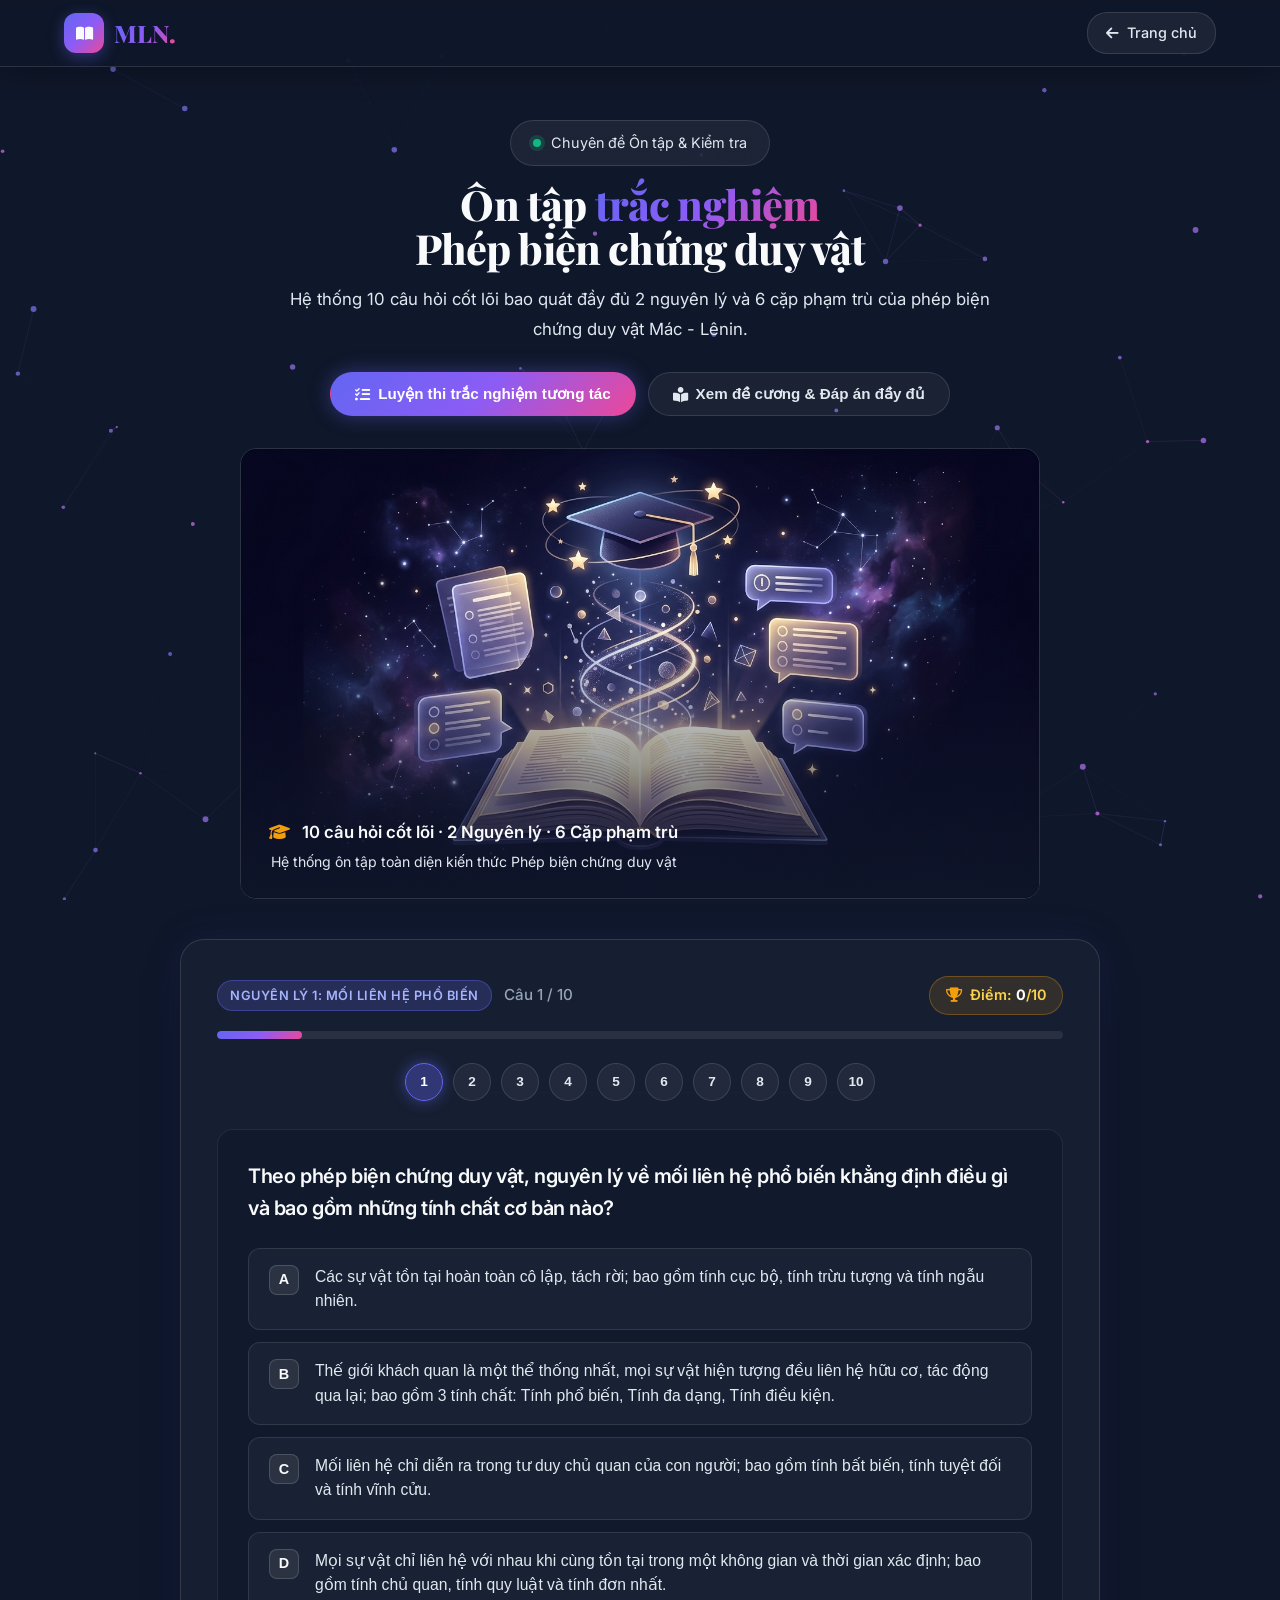
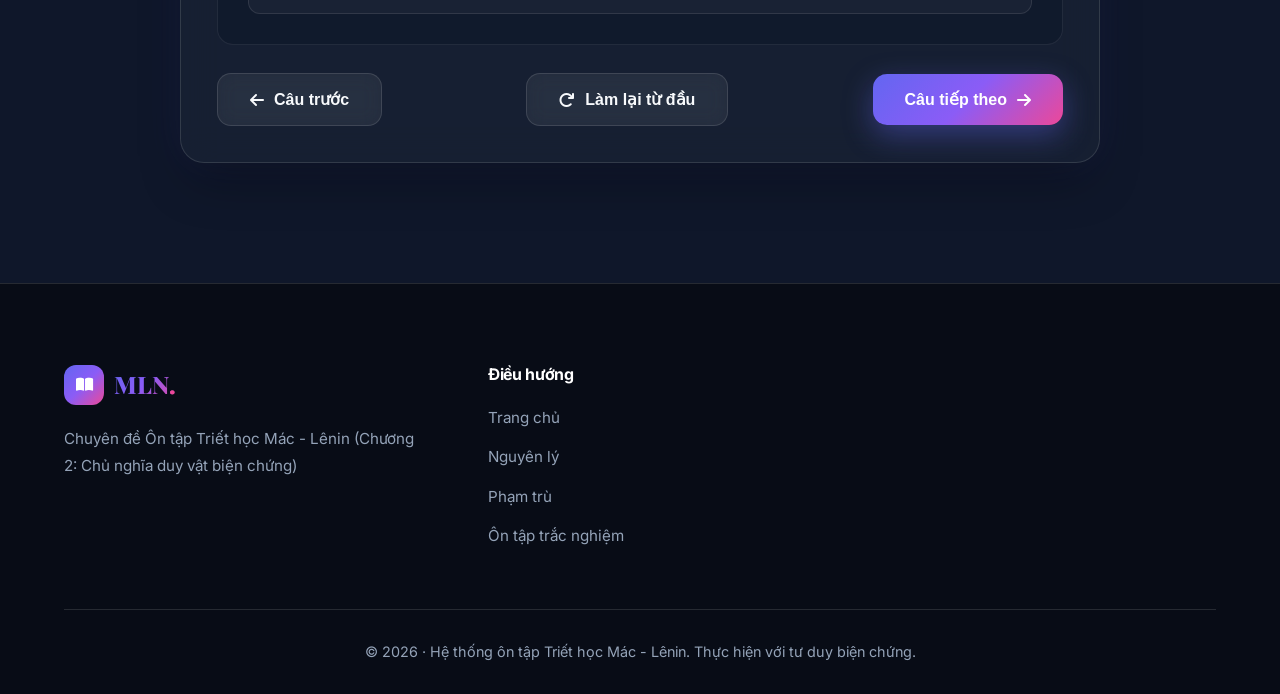
<file: ontap.html>
<!DOCTYPE html>
<html lang="vi">
<head>
    <meta charset="UTF-8">
    <meta name="viewport" content="width=device-width, initial-scale=1.0">
    <title>Ôn tập trắc nghiệm | Triết học Mác - Lênin (Chương 2)</title>
    <link rel="preconnect" href="https://fonts.googleapis.com">
    <link rel="preconnect" href="https://fonts.gstatic.com" crossorigin>
    <link href="https://fonts.googleapis.com/css2?family=Inter:wght@300;400;500;600;700;800;900&family=Playfair+Display:wght@400;500;600;700;800&display=swap" rel="stylesheet">
    <link rel="stylesheet" href="styles.css">
    <link rel="stylesheet" href="https://cdnjs.cloudflare.com/ajax/libs/font-awesome/6.5.1/css/all.min.css">
    <style>
        .page-header {
            padding: 120px 0 40px;
            text-align: center;
            position: relative;
            z-index: 1;
        }
        .mode-switcher {
            display: flex;
            justify-content: center;
            gap: 12px;
            margin: 28px 0 10px;
            flex-wrap: wrap;
        }
        .mode-btn {
            padding: 12px 24px;
            border-radius: 30px;
            border: 1px solid var(--glass-border);
            background: rgba(255, 255, 255, 0.05);
            color: var(--light-2);
            font-size: 0.95rem;
            font-weight: 600;
            cursor: pointer;
            transition: var(--transition);
            display: inline-flex;
            align-items: center;
            gap: 8px;
        }
        .mode-btn:hover {
            background: rgba(99, 102, 241, 0.2);
            border-color: var(--primary);
            color: #fff;
        }
        .mode-btn.active {
            background: var(--gradient-1);
            border-color: transparent;
            color: #fff;
            box-shadow: 0 0 20px rgba(99, 102, 241, 0.4);
        }
        .study-sheet-container {
            display: none;
            max-width: 960px;
            margin: 0 auto 60px;
            padding: 0 20px;
        }
        .sheet-card {
            background: rgba(30, 41, 59, 0.6);
            border: 1px solid var(--glass-border);
            border-radius: var(--radius);
            padding: 28px;
            margin-bottom: 24px;
            backdrop-filter: blur(16px);
            transition: var(--transition);
        }
        .sheet-card:hover {
            border-color: rgba(99, 102, 241, 0.4);
            transform: translateY(-2px);
        }
        .sheet-card-header {
            display: flex;
            align-items: center;
            gap: 12px;
            margin-bottom: 14px;
        }
        .sheet-num-badge {
            width: 34px;
            height: 34px;
            border-radius: 10px;
            background: var(--gradient-1);
            color: #fff;
            font-weight: 700;
            display: flex;
            align-items: center;
            justify-content: center;
            font-size: 0.9rem;
            flex-shrink: 0;
        }
        .sheet-tag {
            color: #a5b4fc;
            font-size: 0.85rem;
            font-weight: 600;
            text-transform: uppercase;
            letter-spacing: 0.5px;
        }
        .sheet-q-text {
            font-size: 1.15rem;
            font-weight: 600;
            color: var(--light);
            margin-bottom: 16px;
            line-height: 1.6;
        }
        .sheet-ans-box {
            background: rgba(16, 185, 129, 0.12);
            border-left: 4px solid var(--success);
            padding: 14px 18px;
            border-radius: 8px;
            margin-bottom: 14px;
            color: #d1fae5;
            font-weight: 500;
        }
        .sheet-ans-label {
            color: var(--success);
            font-weight: 700;
            margin-right: 6px;
        }
        .sheet-notes-box {
            background: rgba(99, 102, 241, 0.08);
            border-radius: 8px;
            padding: 16px 20px;
            color: var(--light-2);
            font-size: 0.95rem;
            line-height: 1.65;
        }
        .sheet-notes-box strong {
            color: var(--accent);
        }
        .sheet-notes-box ul {
            padding-left: 20px;
            margin-top: 6px;
        }
        .back-nav-btn {
            display: inline-flex;
            align-items: center;
            gap: 8px;
            color: var(--light-2);
            text-decoration: none;
            padding: 8px 18px;
            border-radius: 20px;
            background: rgba(255, 255, 255, 0.06);
            border: 1px solid var(--glass-border);
            font-size: 0.9rem;
            font-weight: 500;
            transition: var(--transition);
        }
        .back-nav-btn:hover {
            color: #fff;
            background: rgba(99, 102, 241, 0.25);
            border-color: var(--primary);
            transform: translateX(-3px);
        }
    </style>
</head>
<body>
    <!-- Reading Progress Bar -->
    <div id="reading-progress-container">
        <div id="reading-progress-bar"></div>
    </div>

    <div class="particles-bg">
        <canvas id="particles-canvas"></canvas>
    </div>

    <!-- Top Navbar -->
    <nav class="navbar scrolled" id="navbar" style="position: fixed; top: 0; width: 100%; z-index: 100;">
        <div class="nav-container">
            <a href="index.html" class="nav-logo">
                <span class="logo-icon"><i class="fas fa-book-open"></i></span>
                <span class="logo-text">MLN<span class="logo-dot">.</span></span>
            </a>
            <div style="display: flex; align-items: center; gap: 16px;">
                <a href="index.html" class="back-nav-btn">
                    <i class="fas fa-arrow-left"></i>
                    <span>Trang chủ</span>
                </a>
            </div>
        </div>
    </nav>

    <!-- Page Header -->
    <header class="page-header">
        <div class="container">
            <div class="hero-badge animate-fade-in" style="display: inline-flex; margin-bottom: 16px;">
                <span class="badge-dot"></span>
                <span>Chuyên đề Ôn tập & Kiểm tra</span>
            </div>
            <h1 class="hero-title" style="font-size: 2.6rem; margin-bottom: 14px;">
                Ôn tập <span class="gradient-text">trắc nghiệm</span><br>
                Phép biện chứng duy vật
            </h1>
            <p class="hero-subtitle" style="max-width: 700px; margin: 0 auto; font-size: 1.05rem; color: var(--light-2);">
                Hệ thống 10 câu hỏi cốt lõi bao quát đầy đủ 2 nguyên lý và 6 cặp phạm trù của phép biện chứng duy vật Mác - Lênin.
            </p>

            <!-- Mode Switcher -->
            <div class="mode-switcher">
                <button class="mode-btn active" id="btn-mode-quiz">
                    <i class="fas fa-tasks"></i>
                    <span>Luyện thi trắc nghiệm tương tác</span>
                </button>
                <button class="mode-btn" id="btn-mode-sheet">
                    <i class="fas fa-book-reader"></i>
                    <span>Xem đề cương & Đáp án đầy đủ</span>
                </button>
            </div>

            <!-- Quiz Hero Visual Banner -->
            <div class="quiz-hero-banner" style="margin-top: 32px; max-width: 800px; margin-left: auto; margin-right: auto; border-radius: var(--radius); overflow: hidden; position: relative; cursor: pointer; border: 1px solid var(--glass-border); transition: var(--transition);">
                <img src="assets/images/quiz_hero.jpg" alt="Ôn tập Triết học Mác - Lênin" loading="lazy" style="width: 100%; display: block; aspect-ratio: 16/9; object-fit: cover;">
                <div style="position: absolute; inset: 0; background: linear-gradient(to top, rgba(15,23,42,0.85) 0%, transparent 60%); display: flex; align-items: flex-end; padding: 24px 28px;">
                    <div>
                        <p style="color: var(--light); font-size: 1.05rem; font-weight: 600; margin-bottom: 4px;">
                            <i class="fas fa-graduation-cap" style="color: var(--accent); margin-right: 8px;"></i>
                            10 câu hỏi cốt lõi · 2 Nguyên lý · 6 Cặp phạm trù
                        </p>
                        <p style="color: var(--light-2); font-size: 0.88rem;">Hệ thống ôn tập toàn diện kiến thức Phép biện chứng duy vật</p>
                    </div>
                </div>
            </div>
        </div>
    </header>

    <!-- MODE 1: Interactive Quiz -->
    <main id="quiz-mode-container" style="padding-bottom: 80px;">
        <div class="container">
            <div class="quiz-wrapper">
                <div class="quiz-topbar">
                    <div class="quiz-info">
                        <span class="quiz-badge" id="quiz-badge-category">Nguyên lý</span>
                        <span class="quiz-counter" id="quiz-counter">Câu 1 / 10</span>
                    </div>
                    <div class="quiz-score-pill">
                        <i class="fas fa-trophy"></i>
                        <span>Điểm: <strong id="quiz-current-score">0</strong>/10</span>
                    </div>
                </div>

                <div class="quiz-progress-track">
                    <div class="quiz-progress-fill" id="quiz-progress-fill" style="width: 10%;"></div>
                </div>

                <div class="quiz-nav-pills" id="quiz-nav-pills"></div>

                <div class="quiz-card" id="quiz-card">
                    <div class="quiz-question-wrap">
                        <h3 class="quiz-question-text" id="quiz-question-text"></h3>
                    </div>

                    <div class="quiz-options-list" id="quiz-options-list"></div>

                    <div class="quiz-explanation-box" id="quiz-explanation-box" style="display: none;">
                        <div class="quiz-explanation-header">
                            <i class="fas fa-lightbulb"></i>
                            <h4>Giải thích & Đề cương ôn tập</h4>
                        </div>
                        <div class="quiz-explanation-body" id="quiz-explanation-body"></div>
                    </div>
                </div>

                <div class="quiz-controls" id="quiz-controls">
                    <button class="btn btn-secondary" id="quiz-prev-btn" disabled>
                        <i class="fas fa-arrow-left"></i>
                        <span>Câu trước</span>
                    </button>
                    <button class="btn btn-secondary" id="quiz-reset-btn">
                        <i class="fas fa-redo"></i>
                        <span>Làm lại từ đầu</span>
                    </button>
                    <button class="btn btn-primary" id="quiz-next-btn">
                        <span>Câu tiếp theo</span>
                        <i class="fas fa-arrow-right"></i>
                    </button>
                </div>

                <div class="quiz-result-card" id="quiz-result-card" style="display: none;">
                    <div class="result-icon-wrap">
                        <i class="fas fa-award"></i>
                    </div>
                    <h3 class="result-title">Hoàn thành bài ôn tập!</h3>
                    <p class="result-score-text">Bạn đã đạt <span id="final-score">0</span> / 10 điểm</p>
                    <p class="result-message" id="final-message"></p>
                    <div class="result-actions">
                        <button class="btn btn-primary" id="quiz-restart-btn">
                            <i class="fas fa-undo"></i>
                            <span>Luyện tập lại</span>
                        </button>
                        <button class="btn btn-secondary" id="quiz-view-sheet-btn">
                            <i class="fas fa-book-reader"></i>
                            <span>Xem lại toàn bộ đề cương</span>
                        </button>
                        <a href="index.html" class="btn btn-secondary">
                            <i class="fas fa-home"></i>
                            <span>Về trang chủ</span>
                        </a>
                    </div>
                </div>
            </div>
        </div>
    </main>

    <!-- MODE 2: Study Sheet -->
    <section class="study-sheet-container" id="sheet-mode-container">
        <div id="sheet-content-list">
            <!-- Dynamic render from JS -->
        </div>
        <div style="text-align: center; margin-top: 30px;">
            <button class="btn btn-primary" id="sheet-back-to-quiz">
                <i class="fas fa-tasks"></i>
                <span>Chuyển sang làm bài kiểm tra</span>
            </button>
        </div>
    </section>

    <!-- Footer -->
    <footer class="footer" style="margin-top: 40px;">
        <div class="container">
            <div class="footer-content">
                <div class="footer-brand">
                    <div class="footer-logo">
                        <i class="fas fa-book-open"></i>
                        <span>MLN<span class="logo-dot">.</span></span>
                    </div>
                    <p class="footer-desc">
                        Chuyên đề Ôn tập Triết học Mác - Lênin (Chương 2: Chủ nghĩa duy vật biện chứng)
                    </p>
                </div>
                <div class="footer-links">
                    <div class="footer-col">
                        <h4>Điều hướng</h4>
                        <ul>
                            <li><a href="index.html">Trang chủ</a></li>
                            <li><a href="index.html#principles">Nguyên lý</a></li>
                            <li><a href="index.html#categories">Phạm trù</a></li>
                            <li><a href="ontap.html">Ôn tập trắc nghiệm</a></li>
                        </ul>
                    </div>
                </div>
            </div>
            <div class="footer-bottom">
                <p>© 2026 · Hệ thống ôn tập Triết học Mác - Lênin. Thực hiện với tư duy biện chứng.</p>
            </div>
        </div>
    </footer>

    <button id="back-to-top" class="back-to-top">
        <i class="fas fa-chevron-up"></i>
    </button>

    <script src="script.js"></script>
    <script>
        // Setup Page Specific Mode Switching
        document.addEventListener('DOMContentLoaded', () => {
            const btnModeQuiz = document.getElementById('btn-mode-quiz');
            const btnModeSheet = document.getElementById('btn-mode-sheet');
            const quizContainer = document.getElementById('quiz-mode-container');
            const sheetContainer = document.getElementById('sheet-mode-container');
            const sheetList = document.getElementById('sheet-content-list');
            const backToQuizBtn = document.getElementById('sheet-back-to-quiz');
            const viewSheetBtn = document.getElementById('quiz-view-sheet-btn');

            // Render Study Sheet content from window.quizData if available
            const allQuizData = window.quizData || (typeof quizData !== 'undefined' ? quizData : null);
            if (allQuizData && sheetList) {
                const letters = ['A', 'B', 'C', 'D'];
                sheetList.innerHTML = allQuizData.map((q, idx) => `
                    <article class="sheet-card">
                        <div class="sheet-card-header">
                            <span class="sheet-num-badge">${idx + 1}</span>
                            <span class="sheet-tag">${q.category}</span>
                        </div>
                        <h3 class="sheet-q-text">${q.question}</h3>
                        <div class="sheet-ans-box">
                            <span class="sheet-ans-label"><i class="fas fa-check-circle"></i> Đáp án đúng: ${letters[q.answer]}.</span>
                            ${q.options[q.answer]}
                        </div>
                        <div class="sheet-notes-box">
                            ${q.explanation}
                        </div>
                    </article>
                `).join('');
            }

            function switchMode(isQuiz) {
                if (isQuiz) {
                    btnModeQuiz.classList.add('active');
                    btnModeSheet.classList.remove('active');
                    quizContainer.style.display = 'block';
                    sheetContainer.style.display = 'none';
                    window.scrollTo({ top: 0, behavior: 'smooth' });
                } else {
                    btnModeSheet.classList.add('active');
                    btnModeQuiz.classList.remove('active');
                    quizContainer.style.display = 'none';
                    sheetContainer.style.display = 'block';
                    window.scrollTo({ top: 0, behavior: 'smooth' });
                }
            }

            btnModeQuiz.addEventListener('click', () => switchMode(true));
            btnModeSheet.addEventListener('click', () => switchMode(false));
            if (backToQuizBtn) backToQuizBtn.addEventListener('click', () => switchMode(true));
            if (viewSheetBtn) viewSheetBtn.addEventListener('click', () => switchMode(false));
        });
    </script>
</body>
</html>
</file>
<file: styles.css>
:root {
    --primary: #6366f1;
    --primary-dark: #4f46e5;
    --secondary: #ec4899;
    --accent: #f59e0b;
    --success: #10b981;
    --dark: #0f172a;
    --dark-2: #1e293b;
    --dark-3: #334155;
    --light: #f8fafc;
    --light-2: #e2e8f0;
    --gray: #94a3b8;
    --gradient-1: linear-gradient(135deg, #6366f1 0%, #8b5cf6 50%, #ec4899 100%);
    --gradient-2: linear-gradient(135deg, #0ea5e9 0%, #6366f1 100%);
    --gradient-3: linear-gradient(135deg, #f59e0b 0%, #ef4444 100%);
    --gradient-hero: linear-gradient(135deg, #0f0c29 0%, #302b63 50%, #24243e 100%);
    --glass-bg: rgba(255, 255, 255, 0.06);
    --glass-border: rgba(255, 255, 255, 0.12);
    --shadow-lg: 0 25px 50px -12px rgba(0, 0, 0, 0.35);
    --shadow-glow: 0 0 60px rgba(99, 102, 241, 0.35);
    --radius-sm: 8px;
    --radius: 16px;
    --radius-lg: 24px;
    --transition: all 0.4s cubic-bezier(0.4, 0, 0.2, 1);
}

* {
    margin: 0;
    padding: 0;
    box-sizing: border-box;
}

html {
    scroll-behavior: smooth;
    font-size: 16px;
}

body {
    font-family: 'Inter', -apple-system, BlinkMacSystemFont, sans-serif;
    background: var(--dark);
    color: var(--light);
    line-height: 1.7;
    overflow-x: hidden;
    -webkit-font-smoothing: antialiased;
    -moz-osx-font-smoothing: grayscale;
}

.container {
    max-width: 1200px;
    margin: 0 auto;
    padding: 0 24px;
}

h1, h2, h3, h4, h5, h6 {
    font-family: 'Playfair Display', 'Inter', serif;
    line-height: 1.25;
    color: var(--light);
    letter-spacing: -0.02em;
}

strong {
    color: #fff;
    font-weight: 700;
}

em {
    font-style: italic;
    color: var(--accent);
}

::selection {
    background: var(--primary);
    color: #fff;
}

::-webkit-scrollbar {
    width: 10px;
}

::-webkit-scrollbar-track {
    background: var(--dark);
}

::-webkit-scrollbar-thumb {
    background: linear-gradient(var(--primary), var(--secondary));
    border-radius: 10px;
}

.particles-bg {
    position: fixed;
    inset: 0;
    z-index: 0;
    pointer-events: none;
}

#particles-canvas {
    width: 100%;
    height: 100%;
}

/* ===== Navbar ===== */
.navbar {
    position: fixed;
    top: 0;
    left: 0;
    right: 0;
    z-index: 1000;
    padding: 20px 0;
    transition: var(--transition);
    backdrop-filter: blur(0px);
}

.navbar.scrolled {
    padding: 12px 0;
    background: rgba(15, 23, 42, 0.85);
    backdrop-filter: blur(20px);
    border-bottom: 1px solid var(--glass-border);
    box-shadow: 0 4px 30px rgba(0, 0, 0, 0.3);
}

.nav-container {
    max-width: 1200px;
    margin: 0 auto;
    padding: 0 24px;
    display: flex;
    align-items: center;
    justify-content: space-between;
}

.nav-logo {
    display: flex;
    align-items: center;
    gap: 10px;
    text-decoration: none;
    color: var(--light);
    font-weight: 800;
    font-size: 1.25rem;
}

.logo-icon {
    width: 40px;
    height: 40px;
    background: var(--gradient-1);
    border-radius: 12px;
    display: grid;
    place-items: center;
    font-size: 0.95rem;
    box-shadow: 0 4px 15px rgba(99, 102, 241, 0.4);
}

.logo-text {
    font-family: 'Playfair Display', serif;
    font-size: 1.5rem;
    background: var(--gradient-1);
    -webkit-background-clip: text;
    -webkit-text-fill-color: transparent;
    background-clip: text;
}

.logo-dot {
    color: var(--secondary);
    -webkit-text-fill-color: var(--secondary);
}

.nav-menu {
    display: flex;
    list-style: none;
    gap: 8px;
    align-items: center;
}

.nav-link {
    text-decoration: none;
    color: var(--gray);
    font-weight: 500;
    font-size: 0.95rem;
    padding: 8px 16px;
    border-radius: 10px;
    transition: var(--transition);
    position: relative;
}

.nav-link:hover {
    color: #fff;
    background: var(--glass-bg);
}

.nav-link.active {
    color: #fff;
    background: var(--glass-bg);
    border: 1px solid var(--glass-border);
}

.nav-link.active::before {
    content: '';
    position: absolute;
    bottom: -2px;
    left: 50%;
    transform: translateX(-50%);
    width: 20px;
    height: 2px;
    background: var(--gradient-1);
    border-radius: 2px;
}

.hamburger {
    display: none;
    flex-direction: column;
    gap: 5px;
    cursor: pointer;
    padding: 8px;
}

.hamburger span {
    width: 26px;
    height: 2px;
    background: var(--light);
    border-radius: 2px;
    transition: var(--transition);
}

.hamburger.active span:nth-child(1) {
    transform: rotate(45deg) translate(5px, 5px);
}

.hamburger.active span:nth-child(2) {
    opacity: 0;
}

.hamburger.active span:nth-child(3) {
    transform: rotate(-45deg) translate(5px, -5px);
}

/* ===== Hero Section ===== */
.hero-section {
    min-height: 100vh;
    display: flex;
    align-items: center;
    justify-content: center;
    position: relative;
    padding: 100px 24px 60px;
    overflow: hidden;
}

.hero-bg {
    position: absolute;
    inset: 0;
    z-index: -1;
    background: var(--gradient-hero);
    overflow: hidden;
}

.gradient-orb {
    position: absolute;
    border-radius: 50%;
    filter: blur(80px);
    opacity: 0.5;
    animation: float 20s infinite ease-in-out;
}

.orb-1 {
    width: 500px;
    height: 500px;
    background: linear-gradient(135deg, #6366f1, #8b5cf6);
    top: -10%;
    left: -5%;
    animation-delay: 0s;
}

.orb-2 {
    width: 400px;
    height: 400px;
    background: linear-gradient(135deg, #ec4899, #f59e0b);
    bottom: -10%;
    right: -5%;
    animation-delay: -7s;
}

.orb-3 {
    width: 350px;
    height: 350px;
    background: linear-gradient(135deg, #0ea5e9, #6366f1);
    top: 40%;
    left: 50%;
    transform: translate(-50%, -50%);
    animation-delay: -14s;
    opacity: 0.35;
}

@keyframes float {
    0%, 100% { transform: translate(0, 0) scale(1); }
    33% { transform: translate(40px, -40px) scale(1.1); }
    66% { transform: translate(-30px, 30px) scale(0.95); }
}

.hero-content {
    max-width: 900px;
    text-align: center;
    position: relative;
    z-index: 2;
}

.hero-badge {
    display: inline-flex;
    align-items: center;
    gap: 10px;
    padding: 10px 22px;
    background: var(--glass-bg);
    border: 1px solid var(--glass-border);
    border-radius: 50px;
    backdrop-filter: blur(10px);
    font-size: 0.9rem;
    color: var(--light-2);
    margin-bottom: 32px;
}

.badge-dot {
    width: 8px;
    height: 8px;
    background: var(--success);
    border-radius: 50%;
    box-shadow: 0 0 0 4px rgba(16, 185, 129, 0.2);
    animation: pulse 2s infinite;
}

@keyframes pulse {
    0%, 100% { box-shadow: 0 0 0 0 rgba(16, 185, 129, 0.5); }
    50% { box-shadow: 0 0 0 12px rgba(16, 185, 129, 0); }
}

.hero-title {
    font-size: clamp(2.8rem, 7vw, 5.5rem);
    font-weight: 800;
    margin-bottom: 24px;
    line-height: 1.05;
}

.title-gradient {
    background: var(--gradient-1);
    -webkit-background-clip: text;
    -webkit-text-fill-color: transparent;
    background-clip: text;
    display: inline-block;
    position: relative;
}

.title-gradient::after {
    content: '';
    position: absolute;
    bottom: -5px;
    left: 0;
    right: 0;
    height: 4px;
    background: var(--gradient-1);
    border-radius: 4px;
    opacity: 0.4;
}

.hero-subtitle {
    font-size: clamp(1rem, 2vw, 1.25rem);
    color: var(--light-2);
    margin-bottom: 48px;
    line-height: 1.8;
}

.hero-actions {
    display: flex;
    gap: 16px;
    justify-content: center;
    flex-wrap: wrap;
    margin-bottom: 80px;
}

.btn {
    display: inline-flex;
    align-items: center;
    gap: 10px;
    padding: 16px 32px;
    border-radius: 14px;
    font-weight: 600;
    font-size: 1rem;
    text-decoration: none;
    cursor: pointer;
    border: none;
    transition: var(--transition);
    position: relative;
    overflow: hidden;
}

.btn::before {
    content: '';
    position: absolute;
    inset: 0;
    background: linear-gradient(90deg, transparent, rgba(255,255,255,0.2), transparent);
    transform: translateX(-100%);
    transition: transform 0.6s ease;
}

.btn:hover::before {
    transform: translateX(100%);
}

.btn-primary {
    background: var(--gradient-1);
    color: #fff;
    box-shadow: 0 10px 30px rgba(99, 102, 241, 0.4);
}

.btn-primary:hover {
    transform: translateY(-3px);
    box-shadow: 0 20px 40px rgba(99, 102, 241, 0.5);
}

.btn-secondary {
    background: var(--glass-bg);
    color: var(--light);
    border: 1px solid var(--glass-border);
    backdrop-filter: blur(10px);
}

.btn-secondary:hover {
    transform: translateY(-3px);
    background: rgba(255,255,255,0.1);
    border-color: rgba(255,255,255,0.25);
}

.hero-stats {
    display: flex;
    align-items: center;
    justify-content: center;
    gap: 40px;
    flex-wrap: wrap;
}

.stat-item {
    text-align: center;
}

.stat-number {
    font-family: 'Playfair Display', serif;
    font-size: 3rem;
    font-weight: 800;
    background: var(--gradient-1);
    -webkit-background-clip: text;
    -webkit-text-fill-color: transparent;
    background-clip: text;
    line-height: 1;
}

.stat-label {
    color: var(--gray);
    font-size: 0.9rem;
    margin-top: 8px;
}

.stat-divider {
    width: 1px;
    height: 60px;
    background: linear-gradient(transparent, var(--glass-border), transparent);
}

.scroll-indicator {
    position: absolute;
    bottom: 40px;
    left: 50%;
    transform: translateX(-50%);
    display: flex;
    flex-direction: column;
    align-items: center;
    gap: 12px;
    color: var(--gray);
    font-size: 0.85rem;
    animation: bounce 2s infinite;
}

@keyframes bounce {
    0%, 100% { transform: translateX(-50%) translateY(0); }
    50% { transform: translateX(-50%) translateY(10px); }
}

.mouse {
    width: 26px;
    height: 42px;
    border: 2px solid var(--gray);
    border-radius: 13px;
    position: relative;
}

.mouse-wheel {
    position: absolute;
    top: 8px;
    left: 50%;
    transform: translateX(-50%);
    width: 3px;
    height: 8px;
    background: var(--gray);
    border-radius: 3px;
    animation: scroll 2s infinite;
}

@keyframes scroll {
    0% { opacity: 1; transform: translateX(-50%) translateY(0); }
    100% { opacity: 0; transform: translateX(-50%) translateY(18px); }
}

/* ===== Animations ===== */
.animate-fade-in {
    animation: fadeIn 0.8s ease forwards;
    opacity: 0;
}

.animate-slide-up {
    animation: slideUp 0.8s cubic-bezier(0.4, 0, 0.2, 1) forwards;
    opacity: 0;
    transform: translateY(30px);
}

.delay-1 { animation-delay: 0.15s; }
.delay-2 { animation-delay: 0.3s; }
.delay-3 { animation-delay: 0.45s; }

@keyframes fadeIn {
    to { opacity: 1; }
}

@keyframes slideUp {
    to { opacity: 1; transform: translateY(0); }
}

.reveal {
    opacity: 0;
    transform: translateY(40px);
    transition: all 0.8s cubic-bezier(0.4, 0, 0.2, 1);
}

.reveal.left { transform: translateX(-40px); }
.reveal.right { transform: translateX(40px); }

.reveal.visible {
    opacity: 1;
    transform: translate(0, 0);
}

/* ===== Sections ===== */
.section {
    padding: 120px 0;
    position: relative;
}

.section-header {
    text-align: center;
    margin-bottom: 80px;
}

.section-tag {
    display: inline-flex;
    align-items: center;
    gap: 8px;
    padding: 8px 18px;
    background: var(--glass-bg);
    border: 1px solid var(--glass-border);
    border-radius: 50px;
    font-size: 0.85rem;
    color: var(--primary);
    font-weight: 600;
    margin-bottom: 24px;
}

.section-tag i {
    color: var(--secondary);
}

.section-title {
    font-size: clamp(2rem, 5vw, 3.5rem);
    font-weight: 800;
    margin-bottom: 20px;
}

.gradient-text {
    background: var(--gradient-1);
    -webkit-background-clip: text;
    -webkit-text-fill-color: transparent;
    background-clip: text;
}

.section-desc {
    font-size: 1.05rem;
    color: var(--gray);
    max-width: 700px;
    margin: 0 auto;
    line-height: 1.8;
}

/* ===== Principles Section ===== */
.principles-section {
    background: linear-gradient(180deg, var(--dark) 0%, #111827 100%);
}

.principles-grid {
    display: grid;
    grid-template-columns: repeat(auto-fit, minmax(400px, 1fr));
    gap: 32px;
}

.principle-card {
    position: relative;
    background: var(--glass-bg);
    border: 1px solid var(--glass-border);
    border-radius: var(--radius-lg);
    padding: 48px 40px;
    backdrop-filter: blur(20px);
    overflow: hidden;
    transition: var(--transition);
}

.card-glow {
    position: absolute;
    top: -50%;
    right: -50%;
    width: 400px;
    height: 400px;
    background: var(--gradient-1);
    border-radius: 50%;
    filter: blur(80px);
    opacity: 0;
    transition: var(--transition);
    z-index: 0;
}

.principle-card:hover {
    transform: translateY(-8px);
    border-color: rgba(99, 102, 241, 0.4);
    box-shadow: var(--shadow-glow);
}

.principle-card:hover .card-glow {
    opacity: 0.15;
}

.principle-card.right:hover .card-glow {
    background: linear-gradient(135deg, #f59e0b, #ef4444);
}

.card-icon {
    display: flex;
    align-items: flex-start;
    justify-content: space-between;
    margin-bottom: 28px;
    position: relative;
    z-index: 1;
}

.icon-circle {
    width: 72px;
    height: 72px;
    border-radius: 20px;
    background: linear-gradient(135deg, rgba(99, 102, 241, 0.25), rgba(139, 92, 246, 0.25));
    border: 1px solid rgba(99, 102, 241, 0.35);
    display: grid;
    place-items: center;
    font-size: 1.75rem;
    color: var(--primary);
}

.icon-circle.secondary {
    background: linear-gradient(135deg, rgba(245, 158, 11, 0.25), rgba(239, 68, 68, 0.25));
    border: 1px solid rgba(245, 158, 11, 0.35);
    color: var(--accent);
}

.card-number {
    font-family: 'Playfair Display', serif;
    font-size: 3rem;
    font-weight: 800;
    background: linear-gradient(135deg, rgba(255,255,255,0.15), rgba(255,255,255,0.05));
    -webkit-background-clip: text;
    -webkit-text-fill-color: transparent;
    background-clip: text;
}

.card-body {
    position: relative;
    z-index: 1;
}

.card-title {
    font-size: 1.6rem;
    font-weight: 700;
    margin-bottom: 16px;
}

.card-divider {
    width: 60px;
    height: 4px;
    background: var(--gradient-1);
    border-radius: 4px;
    margin-bottom: 20px;
}

.principle-card.right .card-divider {
    background: var(--gradient-3);
}

.card-text {
    color: var(--light-2);
    line-height: 1.85;
    margin-bottom: 24px;
}

.card-points {
    display: flex;
    flex-direction: column;
    gap: 14px;
}

.point-item {
    display: flex;
    align-items: flex-start;
    gap: 12px;
    font-size: 0.95rem;
    color: var(--light-2);
}

.point-item i {
    margin-top: 5px;
    color: var(--success);
    flex-shrink: 0;
}

.point-item span {
    line-height: 1.6;
}

/* ===== AI Section ===== */
.ai-section {
    background: linear-gradient(180deg, #111827 0%, #1e1b4b 50%, #111827 100%);
}

.ai-showcase {
    margin-bottom: 80px;
    text-align: center;
}

.ai-logos {
    display: flex;
    align-items: center;
    justify-content: center;
    gap: 80px;
    flex-wrap: wrap;
    position: relative;
    padding: 40px;
}

.ai-connector {
    position: absolute;
    top: 50%;
    left: 15%;
    right: 15%;
    height: 2px;
    background: linear-gradient(90deg, transparent, var(--gradient-1), transparent);
    transform: translateY(-50%);
    opacity: 0.3;
    z-index: 0;
}

.ai-logo-item {
    display: flex;
    flex-direction: column;
    align-items: center;
    gap: 16px;
    position: relative;
    z-index: 1;
}

.logo-wrap {
    width: 90px;
    height: 90px;
    border-radius: 24px;
    display: grid;
    place-items: center;
    font-size: 2rem;
    transition: var(--transition);
    cursor: pointer;
}

.logo-wrap:hover {
    transform: translateY(-8px) scale(1.05);
}

.logo-wrap.openai {
    background: linear-gradient(135deg, #10a37f, #0e8a6a);
    box-shadow: 0 15px 35px rgba(16, 163, 127, 0.4);
}

.logo-wrap.gemini {
    background: linear-gradient(135deg, #4285F4, #EA4335, #FBBC05, #34A853);
    box-shadow: 0 15px 35px rgba(66, 133, 244, 0.4);
}

.logo-wrap.claude {
    background: linear-gradient(135deg, #cc785c, #a45b3f);
    box-shadow: 0 15px 35px rgba(204, 120, 92, 0.4);
}

.ai-logo-item span {
    font-weight: 600;
    color: var(--light-2);
}

.ai-analysis-grid {
    display: grid;
    grid-template-columns: repeat(auto-fit, minmax(450px, 1fr));
    gap: 32px;
    margin-bottom: 60px;
}

.analysis-card {
    background: var(--glass-bg);
    border: 1px solid var(--glass-border);
    border-radius: var(--radius-lg);
    overflow: hidden;
    backdrop-filter: blur(20px);
    transition: var(--transition);
}

.analysis-card:hover {
    transform: translateY(-6px);
    border-color: rgba(99, 102, 241, 0.4);
    box-shadow: 0 20px 50px rgba(0, 0, 0, 0.3);
}

.analysis-header {
    padding: 36px 36px 20px;
    background: linear-gradient(135deg, rgba(99, 102, 241, 0.1), transparent);
    border-bottom: 1px solid var(--glass-border);
}

.analysis-card.right .analysis-header {
    background: linear-gradient(135deg, rgba(245, 158, 11, 0.1), transparent);
}

.analysis-header h3 {
    font-size: 1.4rem;
    line-height: 1.4;
}

.analysis-icon {
    width: 56px;
    height: 56px;
    border-radius: 16px;
    background: linear-gradient(135deg, rgba(99, 102, 241, 0.25), rgba(139, 92, 246, 0.25));
    border: 1px solid rgba(99, 102, 241, 0.35);
    display: grid;
    place-items: center;
    color: var(--primary);
    font-size: 1.4rem;
    margin-bottom: 20px;
}

.analysis-icon.secondary {
    background: linear-gradient(135deg, rgba(245, 158, 11, 0.25), rgba(239, 68, 68, 0.25));
    border: 1px solid rgba(245, 158, 11, 0.35);
    color: var(--accent);
}

.analysis-body {
    padding: 32px 36px;
    display: flex;
    flex-direction: column;
    gap: 28px;
}

.analysis-point {
    display: flex;
    gap: 20px;
}

.point-bullet {
    flex-shrink: 0;
    width: 36px;
    height: 36px;
    border-radius: 10px;
    background: var(--gradient-1);
    color: #fff;
    font-weight: 700;
    display: grid;
    place-items: center;
    font-size: 0.9rem;
}

.point-bullet.alt {
    background: var(--gradient-3);
}

.point-content h4 {
    font-size: 1.05rem;
    margin-bottom: 8px;
    font-family: 'Inter', sans-serif;
    font-weight: 700;
}

.point-content p {
    color: var(--gray);
    font-size: 0.95rem;
    line-height: 1.7;
}

.conclusion-box {
    background: linear-gradient(135deg, rgba(99, 102, 241, 0.12), rgba(236, 72, 153, 0.12));
    border: 1px solid rgba(99, 102, 241, 0.3);
    border-radius: var(--radius-lg);
    padding: 48px;
    display: flex;
    gap: 32px;
    align-items: flex-start;
    position: relative;
    overflow: hidden;
    backdrop-filter: blur(20px);
}

.conclusion-box::before {
    content: '';
    position: absolute;
    top: -100px;
    right: -100px;
    width: 300px;
    height: 300px;
    background: var(--gradient-1);
    border-radius: 50%;
    filter: blur(100px);
    opacity: 0.15;
}

.conclusion-icon {
    flex-shrink: 0;
    width: 72px;
    height: 72px;
    border-radius: 20px;
    background: var(--gradient-3);
    display: grid;
    place-items: center;
    font-size: 1.8rem;
    color: #fff;
    box-shadow: 0 10px 30px rgba(245, 158, 11, 0.4);
    position: relative;
    z-index: 1;
}

.conclusion-content {
    position: relative;
    z-index: 1;
    flex: 1;
}

.conclusion-content h3 {
    font-size: 1.6rem;
    margin-bottom: 16px;
    font-family: 'Playfair Display', serif;
}

.conclusion-content p {
    color: var(--light-2);
    line-height: 1.9;
    font-size: 1.05rem;
}

/* ===== Categories Section ===== */
.categories-section {
    background: linear-gradient(180deg, #111827 0%, var(--dark) 100%);
}

.categories-tabs {
    display: flex;
    gap: 12px;
    margin-bottom: 48px;
    flex-wrap: wrap;
    justify-content: center;
}

.tab-btn {
    display: flex;
    align-items: center;
    gap: 12px;
    padding: 16px 24px;
    background: var(--glass-bg);
    border: 1px solid var(--glass-border);
    border-radius: 14px;
    color: var(--gray);
    font-family: 'Inter', sans-serif;
    font-size: 0.9rem;
    font-weight: 600;
    cursor: pointer;
    transition: var(--transition);
    text-align: left;
    backdrop-filter: blur(10px);
}

.tab-btn i {
    font-size: 1.2rem;
    color: var(--primary);
}

.tab-btn:hover {
    background: rgba(255,255,255,0.08);
    color: #fff;
    transform: translateY(-2px);
}

.tab-btn.active {
    background: var(--gradient-1);
    color: #fff;
    border-color: transparent;
    box-shadow: 0 10px 30px rgba(99, 102, 241, 0.4);
}

.tab-btn.active i {
    color: #fff;
}

.tabs-content {
    position: relative;
}

.tab-pane {
    display: none;
    animation: fadeIn 0.5s ease;
}

.tab-pane.active {
    display: block;
}

.tab-grid {
    display: grid;
    grid-template-columns: 1fr auto 1fr;
    gap: 32px;
    align-items: stretch;
    margin-bottom: 32px;
}

.tab-grid.single {
    grid-template-columns: 1fr;
}

.tab-side {
    background: var(--glass-bg);
    border: 1px solid var(--glass-border);
    border-radius: var(--radius-lg);
    padding: 36px;
    backdrop-filter: blur(20px);
    transition: var(--transition);
    position: relative;
    overflow: hidden;
}

.tab-side.left-side::before {
    content: '';
    position: absolute;
    top: 0;
    left: 0;
    right: 0;
    height: 4px;
    background: var(--gradient-1);
}

.tab-side.right-side::before {
    content: '';
    position: absolute;
    top: 0;
    left: 0;
    right: 0;
    height: 4px;
    background: var(--gradient-3);
}

.tab-side:hover {
    transform: translateY(-4px);
    border-color: rgba(99, 102, 241, 0.4);
}

.side-header {
    display: flex;
    align-items: center;
    gap: 16px;
    margin-bottom: 20px;
}

.side-header i {
    width: 48px;
    height: 48px;
    border-radius: 14px;
    background: linear-gradient(135deg, rgba(99, 102, 241, 0.25), rgba(139, 92, 246, 0.25));
    border: 1px solid rgba(99, 102, 241, 0.35);
    display: grid;
    place-items: center;
    color: var(--primary);
    font-size: 1.2rem;
}

.side-header.alt i {
    background: linear-gradient(135deg, rgba(245, 158, 11, 0.25), rgba(239, 68, 68, 0.25));
    border: 1px solid rgba(245, 158, 11, 0.35);
    color: var(--accent);
}

.side-header h3 {
    font-size: 1.4rem;
}

.tab-side p {
    color: var(--light-2);
    line-height: 1.85;
    margin-bottom: 20px;
}

.side-list {
    list-style: none;
    display: flex;
    flex-direction: column;
    gap: 12px;
}

.side-list li {
    display: flex;
    align-items: flex-start;
    gap: 12px;
    color: var(--light-2);
    font-size: 0.95rem;
    line-height: 1.6;
}

.side-list i {
    margin-top: 5px;
    color: var(--primary);
    flex-shrink: 0;
    font-size: 0.8rem;
}

.right-side .side-list i {
    color: var(--accent);
}

.tab-vs {
    display: flex;
    flex-direction: column;
    align-items: center;
    justify-content: center;
    gap: 20px;
    padding: 0 10px;
}

.vs-text {
    font-family: 'Playfair Display', serif;
    font-size: 2rem;
    font-weight: 800;
    background: var(--gradient-1);
    -webkit-background-clip: text;
    -webkit-text-fill-color: transparent;
    background-clip: text;
}

.vs-line {
    flex: 1;
    width: 2px;
    min-height: 100px;
    background: linear-gradient(180deg, transparent, var(--glass-border), transparent);
}

.tab-relation {
    background: linear-gradient(135deg, rgba(99, 102, 241, 0.1), rgba(236, 72, 153, 0.1));
    border: 1px solid var(--glass-border);
    border-radius: var(--radius);
    padding: 32px;
    display: flex;
    gap: 24px;
    align-items: flex-start;
    backdrop-filter: blur(15px);
}

.relation-icon {
    flex-shrink: 0;
    width: 52px;
    height: 52px;
    border-radius: 16px;
    background: var(--gradient-1);
    display: grid;
    place-items: center;
    color: #fff;
    font-size: 1.3rem;
}

.tab-relation p {
    color: var(--light-2);
    line-height: 1.9;
}

.tab-relation strong {
    background: var(--gradient-1);
    -webkit-background-clip: text;
    -webkit-text-fill-color: transparent;
    background-clip: text;
}

.alt-relation {
    margin-top: 32px;
}

/* ===== Triplet ===== */
.triplet-wrapper {
    display: grid;
    grid-template-columns: 1fr auto 1fr auto 1fr;
    gap: 24px;
    align-items: stretch;
}

.triplet-item {
    background: var(--glass-bg);
    border: 1px solid var(--glass-border);
    border-radius: var(--radius-lg);
    padding: 36px 28px;
    text-align: center;
    backdrop-filter: blur(20px);
    transition: var(--transition);
    position: relative;
    overflow: hidden;
}

.triplet-item::before {
    content: '';
    position: absolute;
    top: 0;
    left: 0;
    right: 0;
    height: 4px;
    background: var(--gradient-2);
}

.triplet-item:nth-child(3)::before {
    background: var(--gradient-1);
}

.triplet-item:last-child::before {
    background: var(--gradient-3);
}

.triplet-item:hover {
    transform: translateY(-6px);
    box-shadow: var(--shadow-glow);
    border-color: rgba(99, 102, 241, 0.4);
}

.triplet-icon {
    width: 64px;
    height: 64px;
    border-radius: 18px;
    background: linear-gradient(135deg, rgba(14, 165, 233, 0.25), rgba(99, 102, 241, 0.25));
    border: 1px solid rgba(14, 165, 233, 0.35);
    display: grid;
    place-items: center;
    color: #0ea5e9;
    font-size: 1.5rem;
    margin: 0 auto 20px;
}

.triplet-icon.middle {
    background: linear-gradient(135deg, rgba(99, 102, 241, 0.25), rgba(139, 92, 246, 0.25));
    border: 1px solid rgba(99, 102, 241, 0.35);
    color: var(--primary);
}

.triplet-icon.end {
    background: linear-gradient(135deg, rgba(245, 158, 11, 0.25), rgba(239, 68, 68, 0.25));
    border: 1px solid rgba(245, 158, 11, 0.35);
    color: var(--accent);
}

.triplet-item h3 {
    font-size: 1.3rem;
    margin-bottom: 12px;
}

.triplet-divider {
    width: 40px;
    height: 3px;
    background: var(--gradient-2);
    border-radius: 3px;
    margin: 0 auto 16px;
}

.triplet-item:nth-child(3) .triplet-divider {
    background: var(--gradient-1);
}

.triplet-item:last-child .triplet-divider {
    background: var(--gradient-3);
}

.triplet-item p {
    color: var(--light-2);
    font-size: 0.95rem;
    line-height: 1.7;
    margin-bottom: 16px;
}

.triplet-item ul {
    list-style: none;
    display: flex;
    flex-direction: column;
    gap: 8px;
    text-align: left;
}

.triplet-item ul li {
    color: var(--gray);
    font-size: 0.9rem;
    line-height: 1.6;
    padding: 8px 12px;
    background: rgba(255,255,255,0.03);
    border-radius: 8px;
}

.triplet-arrow {
    display: grid;
    place-items: center;
    font-size: 1.5rem;
    color: var(--primary);
    animation: arrowPulse 2s infinite;
}

@keyframes arrowPulse {
    0%, 100% { transform: translateX(0); }
    50% { transform: translateX(6px); }
}

/* ===== References Section ===== */
.references-section {
    background: linear-gradient(180deg, var(--dark) 0%, #0c1222 100%);
}

.refs-grid {
    display: grid;
    grid-template-columns: repeat(2, 1fr);
    gap: 24px;
}

.span-two {
    grid-column: span 2;
}

.ref-card {
    display: flex;
    gap: 24px;
    padding: 36px;
    background: var(--glass-bg);
    border: 1px solid var(--glass-border);
    border-radius: var(--radius-lg);
    backdrop-filter: blur(20px);
    transition: var(--transition);
    text-decoration: none;
    color: inherit;
    position: relative;
    overflow: hidden;
}

.ref-card::before {
    content: '';
    position: absolute;
    inset: 0;
    background: var(--gradient-1);
    opacity: 0;
    transition: var(--transition);
}

.ref-card:hover {
    transform: translateY(-6px);
    border-color: rgba(99, 102, 241, 0.4);
    box-shadow: var(--shadow-glow);
}

.ref-icon {
    flex-shrink: 0;
    width: 80px;
    height: 80px;
    border-radius: 20px;
    display: grid;
    place-items: center;
    font-size: 1.8rem;
    color: #fff;
    position: relative;
    z-index: 1;
}

.ref-icon.vietnam {
    background: linear-gradient(135deg, #dc2626, #ef4444);
    box-shadow: 0 10px 25px rgba(239, 68, 68, 0.4);
}

.ref-icon.vietnam-2 {
    background: linear-gradient(135deg, #0891b2, #06b6d4);
    box-shadow: 0 10px 25px rgba(8, 145, 178, 0.4);
}

.ref-icon.marx {
    background: linear-gradient(135deg, #581c87, #7c3aed);
    box-shadow: 0 10px 25px rgba(124, 58, 237, 0.4);
}

.ref-content {
    flex: 1;
    position: relative;
    z-index: 1;
}

.ref-year {
    display: inline-block;
    padding: 4px 12px;
    background: rgba(255,255,255,0.08);
    border-radius: 50px;
    font-size: 0.8rem;
    font-weight: 600;
    color: var(--accent);
    margin-bottom: 12px;
}

.ref-title {
    font-size: 1.3rem;
    font-weight: 700;
    margin-bottom: 16px;
    font-family: 'Inter', sans-serif;
}

.ref-pages {
    display: flex;
    align-items: center;
    gap: 10px;
    color: var(--light-2);
    font-size: 0.95rem;
    margin-bottom: 8px;
}

.ref-pages i {
    color: var(--primary);
}

.ref-pages.alt i {
    color: var(--secondary);
}

.ref-action {
    display: inline-flex;
    align-items: center;
    gap: 8px;
    margin-top: 20px;
    font-size: 0.9rem;
    font-weight: 600;
    color: var(--primary);
    transition: var(--transition);
}

.ref-card:hover .ref-action {
    color: #fff;
    gap: 12px;
}

/* ===== Footer ===== */
.footer {
    background: #080c16;
    border-top: 1px solid var(--glass-border);
    padding: 80px 0 30px;
}

.footer-content {
    display: grid;
    grid-template-columns: 1fr 2fr;
    gap: 60px;
    margin-bottom: 60px;
}

.footer-brand {
    max-width: 350px;
}

.footer-logo {
    display: flex;
    align-items: center;
    gap: 10px;
    font-family: 'Playfair Display', serif;
    font-size: 1.5rem;
    font-weight: 800;
    margin-bottom: 20px;
}

.footer-logo i {
    width: 40px;
    height: 40px;
    background: var(--gradient-1);
    border-radius: 12px;
    display: grid;
    place-items: center;
    font-size: 0.95rem;
    color: #fff;
}

.footer-logo > span {
    background: var(--gradient-1);
    -webkit-background-clip: text;
    -webkit-text-fill-color: transparent;
    background-clip: text;
}

.footer-desc {
    color: var(--gray);
    line-height: 1.8;
    font-size: 0.95rem;
}

.footer-links {
    display: grid;
    grid-template-columns: repeat(2, 1fr);
    gap: 40px;
}

.footer-col h4 {
    font-size: 1rem;
    font-family: 'Inter', sans-serif;
    font-weight: 700;
    margin-bottom: 20px;
    color: #fff;
}

.footer-col ul {
    list-style: none;
    display: flex;
    flex-direction: column;
    gap: 12px;
}

.footer-col ul li a {
    text-decoration: none;
    color: var(--gray);
    font-size: 0.95rem;
    transition: var(--transition);
}

.footer-col ul li a:hover {
    color: #fff;
    padding-left: 4px;
}

.footer-bottom {
    padding-top: 30px;
    border-top: 1px solid var(--glass-border);
    text-align: center;
    color: var(--gray);
    font-size: 0.9rem;
}

.heart {
    color: var(--secondary);
    animation: heartbeat 1.5s infinite;
    display: inline-block;
}

@keyframes heartbeat {
    0%, 100% { transform: scale(1); }
    50% { transform: scale(1.2); }
}

/* ===== Back to top ===== */
.back-to-top {
    position: fixed;
    bottom: 30px;
    right: 30px;
    width: 52px;
    height: 52px;
    border-radius: 16px;
    background: var(--gradient-1);
    color: #fff;
    border: none;
    cursor: pointer;
    font-size: 1.1rem;
    box-shadow: 0 10px 30px rgba(99, 102, 241, 0.4);
    opacity: 0;
    visibility: hidden;
    transform: translateY(20px);
    transition: var(--transition);
    z-index: 999;
}

.back-to-top.visible {
    opacity: 1;
    visibility: visible;
    transform: translateY(0);
}

.back-to-top:hover {
    transform: translateY(-5px);
    box-shadow: 0 15px 40px rgba(99, 102, 241, 0.5);
}

/* ===== Responsive ===== */
/* ===== Category Sub-title (tab header) ===== */
.cat-sub-title {
    text-align: center;
    margin-bottom: 56px;
    padding: 36px 28px;
    background: linear-gradient(135deg, rgba(99,102,241,0.08), rgba(236,72,153,0.08));
    border: 1px solid var(--glass-border);
    border-radius: var(--radius-lg);
    backdrop-filter: blur(15px);
    position: relative;
    overflow: hidden;
}
.cat-sub-title::before {
    content: '';
    position: absolute;
    top: -120px; right: -120px;
    width: 300px; height: 300px;
    background: var(--gradient-1);
    filter: blur(100px);
    opacity: 0.1;
    border-radius: 50%;
}
.cat-sub-title > i {
    font-size: 2.2rem;
    background: var(--gradient-1);
    -webkit-background-clip: text;
    -webkit-text-fill-color: transparent;
    background-clip: text;
    margin-bottom: 16px;
    display: inline-block;
}
.cat-sub-title span {
    display: inline-block;
    padding: 6px 16px;
    margin-bottom: 16px;
    border-radius: 50px;
    font-size: 0.85rem;
    font-weight: 700;
    letter-spacing: 1px;
    background: rgba(99,102,241,0.15);
    color: var(--primary);
    border: 1px solid rgba(99,102,241,0.3);
}
.cat-sub-title h2 {
    font-size: clamp(1.8rem, 4vw, 2.6rem);
    background: var(--gradient-1);
    -webkit-background-clip: text;
    -webkit-text-fill-color: transparent;
    background-clip: text;
    position: relative;
    z-index: 1;
}

/* ===== Sub sections inside each tab ===== */
.sub-section {
    background: var(--glass-bg);
    border: 1px solid var(--glass-border);
    border-radius: var(--radius-lg);
    padding: 36px;
    backdrop-filter: blur(20px);
    margin-bottom: 28px;
    transition: var(--transition);
    position: relative;
    overflow: hidden;
}
.sub-section::before {
    content: '';
    position: absolute;
    top: 0; left: 0; right: 0;
    height: 3px;
    background: var(--gradient-2);
}
.sub-section.relation::before { background: var(--gradient-1); }
.sub-section.meaning::before  { background: var(--gradient-3); }

.sub-section:hover {
    transform: translateY(-3px);
    border-color: rgba(99,102,241,0.35);
    box-shadow: 0 15px 40px rgba(0,0,0,0.25);
}

.sub-section-header {
    display: flex;
    align-items: center;
    gap: 16px;
    margin-bottom: 28px;
    padding-bottom: 16px;
    border-bottom: 1px solid var(--glass-border);
}

.badge-num {
    flex-shrink: 0;
    width: 44px; height: 44px;
    border-radius: 14px;
    display: grid;
    place-items: center;
    font-weight: 800;
    color: #fff;
    font-family: 'Playfair Display', serif;
    font-size: 1.25rem;
    background: linear-gradient(135deg, #0ea5e9, #6366f1);
    box-shadow: 0 8px 20px rgba(14, 165, 233, 0.3);
}
.badge-num.alt {
    background: linear-gradient(135deg, #8b5cf6, #ec4899);
    box-shadow: 0 8px 20px rgba(139, 92, 246, 0.3);
}
.badge-num.alt-2 {
    background: linear-gradient(135deg, #f59e0b, #ef4444);
    box-shadow: 0 8px 20px rgba(245, 158, 11, 0.3);
}

.sub-section-header h3 {
    font-size: 1.5rem;
    font-family: 'Playfair Display', serif;
    font-weight: 700;
}

/* ===== Bullet grid ===== */
.bullet-grid {
    list-style: none;
    display: grid;
    grid-template-columns: repeat(auto-fit, minmax(320px, 1fr));
    gap: 16px 24px;
}
.bullet-grid li {
    display: flex;
    align-items: flex-start;
    gap: 14px;
    color: var(--light-2);
    line-height: 1.75;
    padding: 14px 18px;
    background: rgba(255,255,255,0.03);
    border: 1px solid rgba(255,255,255,0.04);
    border-radius: 12px;
    transition: var(--transition);
}
.bullet-grid li:hover {
    transform: translateX(4px);
    border-color: rgba(99,102,241,0.3);
    background: rgba(99,102,241,0.04);
}
.b-dot {
    flex-shrink: 0;
    width: 10px; height: 10px;
    border-radius: 50%;
    background: var(--gradient-1);
    margin-top: 10px;
    box-shadow: 0 0 0 4px rgba(99,102,241,0.2);
}
.b-dot.green {
    background: linear-gradient(135deg, #10b981, #0ea5e9);
    box-shadow: 0 0 0 4px rgba(16,185,129,0.2);
}
.bullet-grid.mean li:hover {
    border-color: rgba(16,185,129,0.3);
    background: rgba(16,185,129,0.04);
}

/* ===== Analysis para & list (AI cards) ===== */
.analysis-para {
    color: var(--light-2);
    line-height: 1.85;
    margin-bottom: 18px;
}
.analysis-list {
    list-style: none;
    display: flex;
    flex-direction: column;
    gap: 14px;
}
.analysis-list li {
    padding: 14px 16px;
    background: rgba(255,255,255,0.035);
    border: 1px solid rgba(255,255,255,0.05);
    border-left: 3px solid var(--primary);
    border-radius: 10px;
    color: var(--light-2);
    line-height: 1.75;
    transition: var(--transition);
}
.analysis-list li:hover {
    background: rgba(99,102,241,0.07);
    transform: translateX(3px);
}
.analysis-card.right .analysis-list li {
    border-left-color: var(--accent);
}
.analysis-card.right .analysis-list li:hover {
    background: rgba(245,158,11,0.07);
}

/* ===== 8 unique gradient colors for 8 AI analysis icons ===== */
.analysis-icon.tri {
    background: linear-gradient(135deg, rgba(139,92,246,0.25), rgba(236,72,153,0.25));
    border: 1px solid rgba(139,92,246,0.35);
    color: #a855f7;
}
.analysis-icon.quad {
    background: linear-gradient(135deg, rgba(14,165,233,0.25), rgba(99,102,241,0.25));
    border: 1px solid rgba(14,165,233,0.35);
    color: #0ea5e9;
}
.analysis-icon.pent {
    background: linear-gradient(135deg, rgba(99,102,241,0.25), rgba(16,185,129,0.25));
    border: 1px solid rgba(99,102,241,0.35);
    color: #6366f1;
}
.analysis-icon.hex {
    background: linear-gradient(135deg, rgba(236,72,153,0.25), rgba(245,158,11,0.25));
    border: 1px solid rgba(236,72,153,0.35);
    color: #ec4899;
}
.analysis-icon.hept {
    background: linear-gradient(135deg, rgba(16,185,129,0.25), rgba(14,165,233,0.25));
    border: 1px solid rgba(16,185,129,0.35);
    color: #10b981;
}
.analysis-icon.octo {
    background: linear-gradient(135deg, rgba(239,68,68,0.25), rgba(245,158,11,0.25));
    border: 1px solid rgba(239,68,68,0.35);
    color: #ef4444;
}

/* ===== Bullet grid 1 column on small ===== */
@media (max-width: 640px) {
    .bullet-grid { grid-template-columns: 1fr; }
    .sub-section, .cat-sub-title { padding: 24px; }
    .sub-section-header h3 { font-size: 1.25rem; }
}

/* ===== Responsive ===== */
@media (max-width: 1024px) {
    .ai-analysis-grid,
    .principles-grid {
        grid-template-columns: 1fr;
    }

    .tab-grid {
        grid-template-columns: 1fr;
    }

    .tab-vs {
        flex-direction: row;
        min-height: auto;
        padding: 20px 0;
    }

    .vs-line {
        width: 80px;
        min-height: 2px;
        height: 2px;
    }

    .triplet-wrapper {
        grid-template-columns: 1fr;
        gap: 20px;
    }

    .triplet-arrow {
        transform: rotate(90deg);
        padding: 10px 0;
    }

    .footer-content {
        grid-template-columns: 1fr;
        gap: 40px;
    }
}

@media (max-width: 768px) {
    .nav-menu {
        position: fixed;
        top: 70px;
        left: 0;
        right: 0;
        flex-direction: column;
        background: rgba(15, 23, 42, 0.98);
        backdrop-filter: blur(20px);
        padding: 24px;
        gap: 8px;
        transform: translateY(-200%);
        transition: var(--transition);
        border-bottom: 1px solid var(--glass-border);
    }

    .nav-menu.active {
        transform: translateY(0);
    }

    .hamburger {
        display: flex;
    }

    .section {
        padding: 80px 0;
    }

    .hero-stats {
        gap: 20px;
    }

    .stat-divider {
        display: none;
    }

    .principle-card,
    .analysis-card,
    .ref-card,
    .tab-side,
    .triplet-item {
        padding: 28px 24px;
    }

    .conclusion-box {
        flex-direction: column;
        padding: 32px 24px;
    }

    .refs-grid {
        grid-template-columns: 1fr;
    }

    .span-two {
        grid-column: span 1;
    }

    .ai-logos {
        gap: 40px;
    }

    .logo-wrap {
        width: 72px;
        height: 72px;
        font-size: 1.5rem;
    }

    .footer-links {
        grid-template-columns: 1fr;
        gap: 30px;
    }
}

@media (max-width: 480px) {
    .hero-actions {
        flex-direction: column;
        width: 100%;
    }

    .btn {
        width: 100%;
        justify-content: center;
    }

    .ref-card {
        flex-direction: column;
    }

    .tab-relation {
        flex-direction: column;
    }
}

/* ===================================================================
   QUIZ / REVIEW SECTION STYLES
   =================================================================== */
.quiz-section {
    position: relative;
    padding: 100px 0;
    background: radial-gradient(circle at 50% 30%, rgba(99, 102, 241, 0.08) 0%, transparent 70%);
}

.quiz-wrapper {
    max-width: 920px;
    margin: 0 auto;
    background: rgba(30, 41, 59, 0.5);
    border: 1px solid var(--glass-border);
    border-radius: var(--radius-lg);
    padding: 36px;
    backdrop-filter: blur(18px);
    box-shadow: var(--shadow-lg), 0 0 40px rgba(99, 102, 241, 0.1);
    position: relative;
    overflow: hidden;
}

.quiz-topbar {
    display: flex;
    justify-content: space-between;
    align-items: center;
    margin-bottom: 16px;
}

.quiz-info {
    display: flex;
    align-items: center;
    gap: 12px;
}

.quiz-badge {
    background: rgba(99, 102, 241, 0.2);
    border: 1px solid rgba(99, 102, 241, 0.4);
    color: #a5b4fc;
    padding: 4px 12px;
    border-radius: 20px;
    font-size: 0.8rem;
    font-weight: 600;
    text-transform: uppercase;
    letter-spacing: 0.5px;
}

.quiz-counter {
    color: var(--gray);
    font-size: 0.95rem;
    font-weight: 500;
}

.quiz-score-pill {
    display: flex;
    align-items: center;
    gap: 8px;
    background: rgba(245, 158, 11, 0.12);
    border: 1px solid rgba(245, 158, 11, 0.3);
    color: #fcd34d;
    padding: 6px 16px;
    border-radius: 20px;
    font-size: 0.9rem;
    font-weight: 600;
}

.quiz-score-pill i {
    color: var(--accent);
}

.quiz-progress-track {
    width: 100%;
    height: 8px;
    background: rgba(255, 255, 255, 0.08);
    border-radius: 4px;
    overflow: hidden;
    margin-bottom: 24px;
}

.quiz-progress-fill {
    height: 100%;
    background: var(--gradient-1);
    transition: width 0.4s ease;
    border-radius: 4px;
}

.quiz-nav-pills {
    display: flex;
    gap: 10px;
    flex-wrap: wrap;
    justify-content: center;
    margin-bottom: 28px;
}

.quiz-nav-pill {
    width: 38px;
    height: 38px;
    border-radius: 50%;
    background: rgba(255, 255, 255, 0.05);
    border: 1px solid var(--glass-border);
    color: var(--light-2);
    display: flex;
    align-items: center;
    justify-content: center;
    font-weight: 600;
    font-size: 0.85rem;
    cursor: pointer;
    transition: var(--transition);
}

.quiz-nav-pill:hover {
    border-color: var(--primary);
    transform: translateY(-2px);
    background: rgba(99, 102, 241, 0.15);
}

.quiz-nav-pill.active {
    border-color: var(--primary);
    background: rgba(99, 102, 241, 0.35);
    color: #fff;
    box-shadow: 0 0 14px rgba(99, 102, 241, 0.5);
}

.quiz-nav-pill.answered.correct {
    border-color: var(--success);
    background: rgba(16, 185, 129, 0.25);
    color: #6ee7b7;
}

.quiz-nav-pill.answered.incorrect {
    border-color: #ef4444;
    background: rgba(239, 68, 68, 0.25);
    color: #fca5a5;
}

.quiz-card {
    background: rgba(15, 23, 42, 0.65);
    border: 1px solid rgba(255, 255, 255, 0.08);
    border-radius: var(--radius);
    padding: 30px;
    margin-bottom: 28px;
    transition: var(--transition);
}

.quiz-question-wrap {
    margin-bottom: 24px;
}

.quiz-question-text {
    font-size: 1.25rem;
    font-weight: 600;
    color: var(--light);
    line-height: 1.6;
    font-family: 'Inter', sans-serif;
}

.quiz-options-list {
    display: flex;
    flex-direction: column;
    gap: 12px;
}

.quiz-option-btn {
    display: flex;
    align-items: flex-start;
    gap: 16px;
    padding: 16px 20px;
    border-radius: 12px;
    background: rgba(255, 255, 255, 0.04);
    border: 1px solid rgba(255, 255, 255, 0.1);
    color: var(--light-2);
    cursor: pointer;
    transition: var(--transition);
    text-align: left;
    font-size: 0.98rem;
    line-height: 1.55;
    width: 100%;
}

.quiz-option-btn:hover:not(.disabled) {
    background: rgba(99, 102, 241, 0.12);
    border-color: rgba(99, 102, 241, 0.4);
    transform: translateX(4px);
}

.quiz-option-letter {
    width: 30px;
    height: 30px;
    flex-shrink: 0;
    border-radius: 8px;
    background: rgba(255, 255, 255, 0.08);
    border: 1px solid rgba(255, 255, 255, 0.15);
    display: flex;
    align-items: center;
    justify-content: center;
    font-weight: 700;
    font-size: 0.9rem;
    color: var(--light);
    transition: var(--transition);
}

.quiz-option-btn.correct {
    border-color: var(--success) !important;
    background: rgba(16, 185, 129, 0.15) !important;
    color: #d1fae5 !important;
}

.quiz-option-btn.correct .quiz-option-letter {
    background: var(--success);
    color: #fff;
    border-color: var(--success);
}

.quiz-option-btn.incorrect {
    border-color: #ef4444 !important;
    background: rgba(239, 68, 68, 0.15) !important;
    color: #fee2e2 !important;
}

.quiz-option-btn.incorrect .quiz-option-letter {
    background: #ef4444;
    color: #fff;
    border-color: #ef4444;
}

.quiz-option-btn.disabled {
    cursor: default;
    pointer-events: none;
}

.quiz-explanation-box {
    margin-top: 24px;
    padding: 22px;
    border-radius: 12px;
    background: rgba(99, 102, 241, 0.08);
    border-left: 4px solid var(--primary);
    animation: fadeIn 0.35s ease;
}

.quiz-explanation-header {
    display: flex;
    align-items: center;
    gap: 10px;
    color: var(--accent);
    font-weight: 700;
    margin-bottom: 12px;
    font-size: 1.05rem;
}

.quiz-explanation-header i {
    font-size: 1.15rem;
}

.quiz-explanation-body {
    color: var(--light-2);
    font-size: 0.95rem;
    line-height: 1.7;
}

.quiz-explanation-body p {
    margin-bottom: 8px;
}

.quiz-explanation-body ul {
    padding-left: 20px;
    margin-top: 6px;
    margin-bottom: 6px;
}

.quiz-explanation-body li {
    margin-bottom: 4px;
}

.quiz-controls {
    display: flex;
    justify-content: space-between;
    align-items: center;
    gap: 16px;
    flex-wrap: wrap;
}

.quiz-result-card {
    text-align: center;
    padding: 48px 24px;
    background: rgba(15, 23, 42, 0.7);
    border-radius: var(--radius);
    border: 1px solid var(--glass-border);
    animation: fadeIn 0.5s ease;
}

.result-icon-wrap {
    width: 84px;
    height: 84px;
    margin: 0 auto 20px;
    border-radius: 50%;
    background: var(--gradient-1);
    display: flex;
    align-items: center;
    justify-content: center;
    font-size: 2.2rem;
    color: #fff;
    box-shadow: var(--shadow-glow);
}

.result-title {
    font-size: 2rem;
    margin-bottom: 12px;
    color: var(--light);
}

.result-score-text {
    font-size: 1.35rem;
    color: var(--accent);
    font-weight: 700;
    margin-bottom: 16px;
}

.result-message {
    max-width: 620px;
    margin: 0 auto 28px;
    color: var(--light-2);
    font-size: 1.05rem;
    line-height: 1.7;
}

.result-actions {
    display: flex;
    justify-content: center;
    gap: 16px;
    flex-wrap: wrap;
}

@keyframes fadeIn {
    from {
        opacity: 0;
        transform: translateY(8px);
    }
    to {
        opacity: 1;
        transform: translateY(0);
    }
}

@media (max-width: 640px) {
    .quiz-wrapper {
        padding: 24px 18px;
    }
    .quiz-card {
        padding: 20px 16px;
    }
    .quiz-question-text {
        font-size: 1.1rem;
    }
    .quiz-controls {
        flex-direction: column;
        width: 100%;
    }
    .quiz-controls .btn {
        width: 100%;
        justify-content: center;
    }
}

/* ========================================================
   ENHANCED UI/UX, QUICK SEARCH, VISUALS & COMPARISONS
======================================================== */

/* ============ Reading Progress Bar ============ */
#reading-progress-container {
    position: fixed;
    top: 0;
    left: 0;
    width: 100%;
    height: 4px;
    z-index: 1100;
    background: rgba(15, 23, 42, 0.4);
}
#reading-progress-bar {
    height: 100%;
    width: 0%;
    background: var(--gradient-1);
    box-shadow: 0 0 12px rgba(99, 102, 241, 0.9);
    transition: width 0.1s ease-out;
}

/* ============ Quick Concept Search ============ */
.search-widget-wrap {
    max-width: 760px;
    margin: 34px auto 0;
    position: relative;
    z-index: 10;
}
.search-input-box {
    position: relative;
    display: flex;
    align-items: center;
    background: rgba(30, 41, 59, 0.75);
    border: 1px solid rgba(255, 255, 255, 0.16);
    border-radius: 50px;
    padding: 6px 14px 6px 22px;
    backdrop-filter: blur(16px);
    box-shadow: 0 10px 30px -5px rgba(0, 0, 0, 0.4);
    transition: var(--transition);
}
.search-input-box:focus-within {
    border-color: var(--primary);
    box-shadow: 0 0 30px rgba(99, 102, 241, 0.4);
    background: rgba(30, 41, 59, 0.95);
}
.search-input-box i.search-icon {
    color: #818cf8;
    font-size: 1.15rem;
    margin-right: 14px;
}
.search-input-box input {
    flex: 1;
    background: transparent;
    border: none;
    outline: none;
    color: var(--light);
    font-size: 1rem;
    font-family: inherit;
    padding: 8px 0;
}
.search-input-box input::placeholder {
    color: #94a3b8;
}
.search-clear-btn {
    background: none;
    border: none;
    color: #94a3b8;
    cursor: pointer;
    padding: 6px 12px;
    display: none;
    font-size: 0.95rem;
    transition: var(--transition);
}
.search-clear-btn:hover {
    color: #fff;
    transform: scale(1.1);
}
.search-tags {
    display: flex;
    justify-content: center;
    gap: 8px;
    margin-top: 14px;
    flex-wrap: wrap;
}
.search-tag-chip {
    padding: 6px 16px;
    border-radius: 20px;
    font-size: 0.82rem;
    font-weight: 600;
    background: rgba(255, 255, 255, 0.05);
    border: 1px solid var(--glass-border);
    color: var(--light-2);
    cursor: pointer;
    transition: var(--transition);
    display: inline-flex;
    align-items: center;
    gap: 6px;
}
.search-tag-chip:hover {
    background: rgba(99, 102, 241, 0.25);
    border-color: var(--primary);
    color: #fff;
    transform: translateY(-2px);
    box-shadow: 0 4px 12px rgba(99, 102, 241, 0.3);
}
.search-highlight-pulse {
    animation: searchHighlight 2.4s cubic-bezier(0.16, 1, 0.3, 1) forwards;
}
@keyframes searchHighlight {
    0% { outline: 3px solid #8b5cf6; box-shadow: 0 0 35px rgba(139, 92, 246, 0.9); }
    70% { outline: 2px solid rgba(139, 92, 246, 0.4); box-shadow: 0 0 18px rgba(139, 92, 246, 0.35); }
    100% { outline: 0px solid transparent; box-shadow: none; }
}

/* ============ Visual Image Cards & Lightbox ============ */
.visual-card-banner {
    position: relative;
    border-radius: var(--radius);
    overflow: hidden;
    margin: 22px 0 24px;
    border: 1px solid var(--glass-border);
    background: rgba(15, 23, 42, 0.8);
    cursor: pointer;
}
.visual-card-banner img {
    width: 100%;
    height: 240px;
    object-fit: cover;
    display: block;
    transition: transform 0.6s cubic-bezier(0.4, 0, 0.2, 1);
}
.visual-card-banner:hover img {
    transform: scale(1.05);
}
.visual-card-overlay {
    position: absolute;
    inset: 0;
    background: linear-gradient(to top, rgba(15, 23, 42, 0.95) 0%, rgba(15, 23, 42, 0.3) 60%, transparent 100%);
    display: flex;
    flex-direction: column;
    justify-content: flex-end;
    padding: 16px 20px;
    transition: var(--transition);
}
.visual-badge {
    position: absolute;
    top: 14px;
    right: 14px;
    background: rgba(15, 23, 42, 0.75);
    backdrop-filter: blur(10px);
    border: 1px solid rgba(255, 255, 255, 0.18);
    border-radius: 20px;
    padding: 4px 12px;
    font-size: 0.75rem;
    color: #a5b4fc;
    font-weight: 600;
    display: flex;
    align-items: center;
    gap: 6px;
}
.visual-card-caption {
    font-size: 0.92rem;
    color: #e2e8f0;
    font-weight: 600;
    line-height: 1.4;
    text-shadow: 0 2px 4px rgba(0, 0, 0, 0.7);
}
.visual-card-action {
    display: inline-flex;
    align-items: center;
    gap: 6px;
    font-size: 0.8rem;
    color: #818cf8;
    margin-top: 5px;
    font-weight: 600;
}

/* Lightbox Modal */
.lightbox-modal {
    position: fixed;
    inset: 0;
    z-index: 2500;
    background: rgba(10, 15, 30, 0.93);
    backdrop-filter: blur(20px);
    display: none;
    align-items: center;
    justify-content: center;
    padding: 24px;
    opacity: 0;
    transition: opacity 0.3s ease;
}
.lightbox-modal.active {
    display: flex;
    opacity: 1;
}
.lightbox-container {
    max-width: 960px;
    width: 100%;
    background: rgba(30, 41, 59, 0.9);
    border: 1px solid var(--glass-border);
    border-radius: var(--radius-lg);
    overflow: hidden;
    box-shadow: 0 30px 60px rgba(0, 0, 0, 0.7);
    position: relative;
    animation: lightboxZoomIn 0.35s cubic-bezier(0.16, 1, 0.3, 1);
}
@keyframes lightboxZoomIn {
    from { transform: scale(0.92); opacity: 0; }
    to { transform: scale(1); opacity: 1; }
}
.lightbox-close-btn {
    position: absolute;
    top: 16px;
    right: 16px;
    width: 42px;
    height: 42px;
    border-radius: 50%;
    background: rgba(15, 23, 42, 0.85);
    border: 1px solid rgba(255, 255, 255, 0.2);
    color: #fff;
    display: grid;
    place-items: center;
    font-size: 1.15rem;
    cursor: pointer;
    z-index: 10;
    transition: var(--transition);
}
.lightbox-close-btn:hover {
    background: #ef4444;
    transform: rotate(90deg) scale(1.1);
}
.lightbox-img {
    width: 100%;
    max-height: 65vh;
    object-fit: contain;
    display: block;
    background: #070a12;
}
.lightbox-meta {
    padding: 20px 28px;
    border-top: 1px solid var(--glass-border);
}
.lightbox-title {
    font-size: 1.25rem;
    color: #fff;
    margin-bottom: 6px;
    font-weight: 700;
}
.lightbox-desc {
    color: #cbd5e1;
    font-size: 0.95rem;
    line-height: 1.6;
}

/* ============ Quote Callout ============ */
.quote-callout {
    position: relative;
    background: rgba(99, 102, 241, 0.08);
    border-left: 4px solid var(--accent);
    border-radius: 0 var(--radius-sm) var(--radius-sm) 0;
    padding: 16px 20px 16px 24px;
    margin: 20px 0;
}
.quote-callout i.quote-icon {
    position: absolute;
    top: 12px;
    left: 8px;
    color: rgba(245, 158, 11, 0.3);
    font-size: 1.4rem;
}
.quote-callout p {
    font-style: italic;
    color: #f1f5f9;
    font-size: 0.95rem;
    line-height: 1.65;
    margin-bottom: 6px;
}
.quote-callout .quote-author {
    display: flex;
    align-items: center;
    gap: 8px;
    font-size: 0.85rem;
    color: var(--accent);
    font-weight: 600;
    font-style: normal;
}

/* ============ Dialectics vs Metaphysics Table ============ */
.comparison-section-box {
    margin-top: 54px;
    background: rgba(30, 41, 59, 0.5);
    border: 1px solid var(--glass-border);
    border-radius: var(--radius-lg);
    padding: 36px 30px;
    backdrop-filter: blur(16px);
}
.comparison-title {
    text-align: center;
    font-size: 1.7rem;
    margin-bottom: 8px;
}
.comparison-subtitle {
    text-align: center;
    color: var(--light-2);
    font-size: 0.95rem;
    margin-bottom: 30px;
    max-width: 650px;
    margin-left: auto;
    margin-right: auto;
}
.comparison-grid-table {
    display: grid;
    grid-template-columns: 1fr 1fr;
    gap: 24px;
}
.comparison-col {
    border-radius: var(--radius);
    padding: 26px;
    border: 1px solid var(--glass-border);
}
.comparison-col.metaphysics {
    background: rgba(239, 68, 68, 0.05);
    border-color: rgba(239, 68, 68, 0.25);
}
.comparison-col.dialectics {
    background: rgba(16, 185, 129, 0.06);
    border-color: rgba(16, 185, 129, 0.3);
}
.comparison-col-header {
    display: flex;
    align-items: center;
    gap: 12px;
    margin-bottom: 20px;
    padding-bottom: 12px;
    border-bottom: 1px solid var(--glass-border);
}
.comparison-badge-icon {
    width: 38px;
    height: 38px;
    border-radius: 10px;
    display: grid;
    place-items: center;
    font-size: 1.05rem;
}
.metaphysics .comparison-badge-icon {
    background: rgba(239, 68, 68, 0.2);
    color: #f87171;
}
.dialectics .comparison-badge-icon {
    background: rgba(16, 185, 129, 0.2);
    color: #34d399;
}
.comparison-col h3 {
    font-size: 1.25rem;
}
.metaphysics h3 { color: #fca5a5; }
.dialectics h3 { color: #6ee7b7; }
.comparison-item-row {
    margin-bottom: 18px;
    padding-bottom: 14px;
    border-bottom: 1px dashed rgba(255, 255, 255, 0.08);
}
.comparison-item-row:last-child {
    margin-bottom: 0;
    padding-bottom: 0;
    border-bottom: none;
}
.comparison-label {
    font-size: 0.8rem;
    text-transform: uppercase;
    letter-spacing: 0.6px;
    font-weight: 700;
    color: #94a3b8;
    margin-bottom: 5px;
}
.comparison-desc {
    font-size: 0.94rem;
    line-height: 1.6;
    color: var(--light-2);
}

/* ============ Enhanced Category Layout & Case Studies ============ */
.category-dual-layout {
    display: grid;
    grid-template-columns: 1.2fr 0.9fr;
    gap: 30px;
    margin-top: 24px;
    align-items: start;
}
.case-study-box {
    background: rgba(30, 41, 59, 0.65);
    border: 1px solid var(--glass-border);
    border-radius: var(--radius);
    padding: 24px;
    margin-bottom: 22px;
    position: relative;
    overflow: hidden;
}
.case-study-badge {
    display: inline-flex;
    align-items: center;
    gap: 6px;
    padding: 4px 12px;
    background: rgba(245, 158, 11, 0.18);
    border: 1px solid rgba(245, 158, 11, 0.35);
    color: var(--accent);
    border-radius: 20px;
    font-size: 0.78rem;
    font-weight: 700;
    margin-bottom: 12px;
    text-transform: uppercase;
    letter-spacing: 0.5px;
}
.case-study-title {
    font-size: 1.15rem;
    color: #fff;
    margin-bottom: 10px;
    font-weight: 700;
}
.case-study-text {
    font-size: 0.92rem;
    line-height: 1.65;
    color: var(--light-2);
}
.key-takeaway-pill {
    background: linear-gradient(135deg, rgba(99, 102, 241, 0.18), rgba(236, 72, 153, 0.18));
    border: 1px solid rgba(99, 102, 241, 0.35);
    border-radius: var(--radius);
    padding: 18px 20px;
    display: flex;
    align-items: flex-start;
    gap: 14px;
}
.takeaway-icon {
    font-size: 1.4rem;
    color: #a5b4fc;
    flex-shrink: 0;
    margin-top: 2px;
}
.takeaway-content h4 {
    font-size: 0.95rem;
    color: #fff;
    margin-bottom: 4px;
    font-weight: 700;
}
.takeaway-content p {
    font-size: 0.88rem;
    color: #cbd5e1;
    line-height: 1.5;
}

/* ============ AI Roadmap & Visual Banner ============ */
.ai-hero-banner {
    position: relative;
    border-radius: var(--radius-lg);
    overflow: hidden;
    margin-bottom: 36px;
    border: 1px solid var(--glass-border);
    box-shadow: 0 20px 40px rgba(0, 0, 0, 0.4);
    cursor: pointer;
}
.ai-hero-banner img {
    width: 100%;
    height: 380px;
    object-fit: cover;
    display: block;
    transition: transform 0.6s ease;
}
.ai-hero-banner:hover img {
    transform: scale(1.03);
}
.ai-hero-overlay {
    position: absolute;
    inset: 0;
    background: linear-gradient(to top, rgba(15, 23, 42, 0.95) 0%, rgba(15, 23, 42, 0.4) 50%, transparent 100%);
    display: flex;
    flex-direction: column;
    justify-content: flex-end;
    padding: 32px 36px;
}
.ai-hero-overlay h3 {
    font-size: 1.8rem;
    color: #fff;
    margin-bottom: 8px;
}
.ai-hero-overlay p {
    font-size: 1.05rem;
    color: #cbd5e1;
    max-width: 800px;
    line-height: 1.6;
}

.ai-dialectical-steps {
    display: grid;
    grid-template-columns: repeat(auto-fit, minmax(280px, 1fr));
    gap: 20px;
    margin: 32px 0 40px;
}
.ai-step-card {
    background: rgba(30, 41, 59, 0.65);
    border: 1px solid var(--glass-border);
    border-radius: var(--radius);
    padding: 24px 20px;
    position: relative;
    transition: var(--transition);
}
.ai-step-card:hover {
    border-color: rgba(99, 102, 241, 0.4);
    transform: translateY(-4px);
}
.ai-step-badge {
    width: 34px;
    height: 34px;
    border-radius: 10px;
    background: var(--gradient-1);
    color: #fff;
    font-weight: 700;
    display: grid;
    place-items: center;
    font-size: 0.9rem;
    margin-bottom: 14px;
}
.ai-step-card h4 {
    font-size: 1.15rem;
    color: #fff;
    margin-bottom: 8px;
}
.ai-step-card p {
    font-size: 0.92rem;
    color: var(--light-2);
    line-height: 1.6;
}

@media (max-width: 992px) {
    .category-dual-layout {
        grid-template-columns: 1fr;
    }
    .comparison-grid-table {
        grid-template-columns: 1fr;
    }
    .ai-hero-banner img {
        height: 280px;
    }
}
</file>
